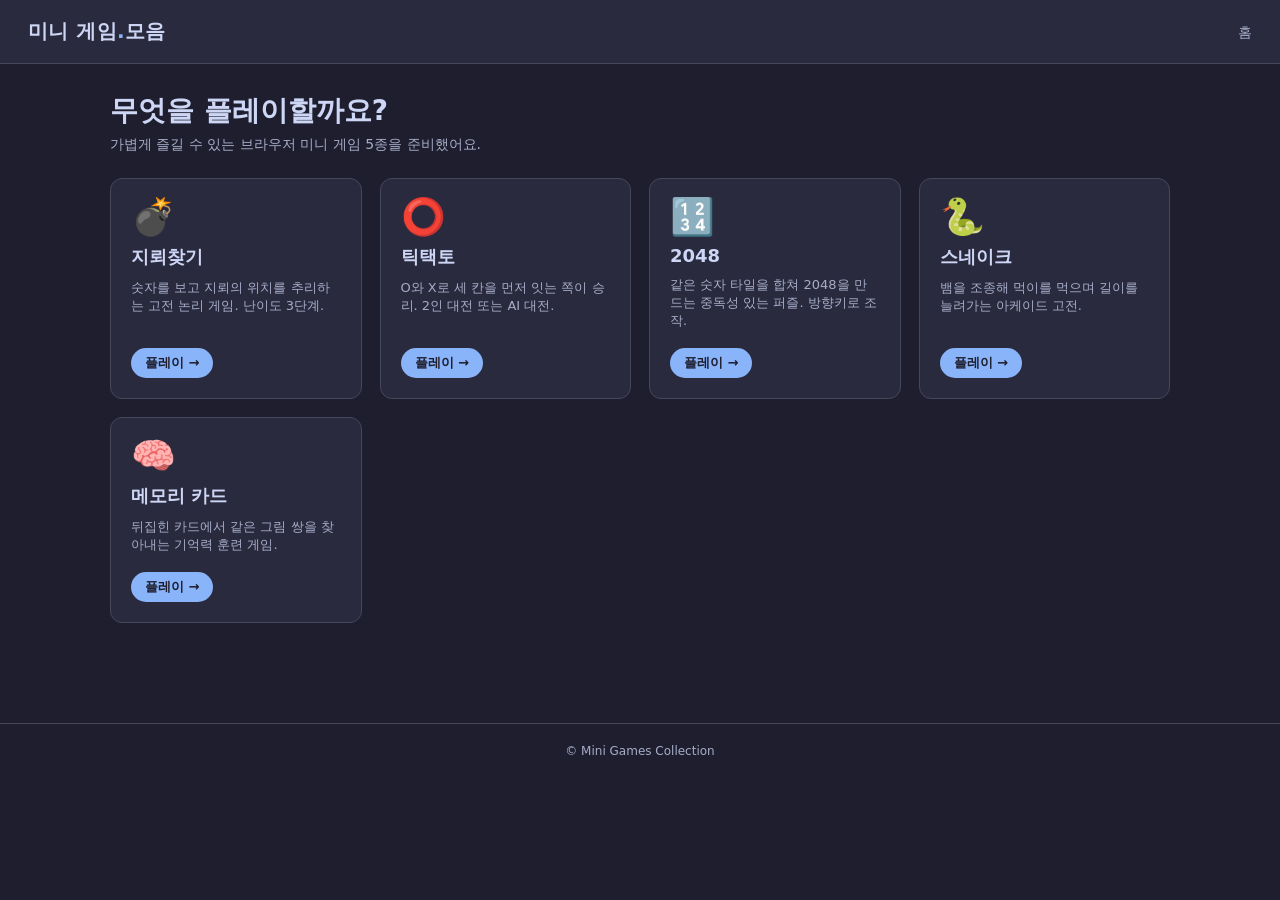
<file: index.html>
<!DOCTYPE html>
<html lang="ko">
<head>
<meta charset="UTF-8">
<meta name="viewport" content="width=device-width, initial-scale=1">
<title>미니 게임 모음</title>
<link rel="stylesheet" href="./assets/style.css">
</head>
<body>
<header class="app-header">
  <div class="brand">미니 게임<span class="dot">.</span>모음</div>
  <nav><a href="./index.html">홈</a></nav>
</header>
<main class="app-main">
  <h1 class="page-title">무엇을 플레이할까요?</h1>
  <p class="page-subtitle">가볍게 즐길 수 있는 브라우저 미니 게임 5종을 준비했어요.</p>

  <div class="card-grid">
    <a class="game-card" href="./minesweeper.html">
      <div class="icon">💣</div>
      <h3>지뢰찾기</h3>
      <p>숫자를 보고 지뢰의 위치를 추리하는 고전 논리 게임. 난이도 3단계.</p>
      <span class="play-btn">플레이 →</span>
    </a>

    <a class="game-card" href="./tictactoe.html">
      <div class="icon">⭕</div>
      <h3>틱택토</h3>
      <p>O와 X로 세 칸을 먼저 잇는 쪽이 승리. 2인 대전 또는 AI 대전.</p>
      <span class="play-btn">플레이 →</span>
    </a>

    <a class="game-card" href="./2048.html">
      <div class="icon">🔢</div>
      <h3>2048</h3>
      <p>같은 숫자 타일을 합쳐 2048을 만드는 중독성 있는 퍼즐. 방향키로 조작.</p>
      <span class="play-btn">플레이 →</span>
    </a>

    <a class="game-card" href="./snake.html">
      <div class="icon">🐍</div>
      <h3>스네이크</h3>
      <p>뱀을 조종해 먹이를 먹으며 길이를 늘려가는 아케이드 고전.</p>
      <span class="play-btn">플레이 →</span>
    </a>

    <a class="game-card" href="./memory.html">
      <div class="icon">🧠</div>
      <h3>메모리 카드</h3>
      <p>뒤집힌 카드에서 같은 그림 쌍을 찾아내는 기억력 훈련 게임.</p>
      <span class="play-btn">플레이 →</span>
    </a>
  </div>
</main>
<footer class="app-footer">© Mini Games Collection</footer>
</body>
</html>
</file>
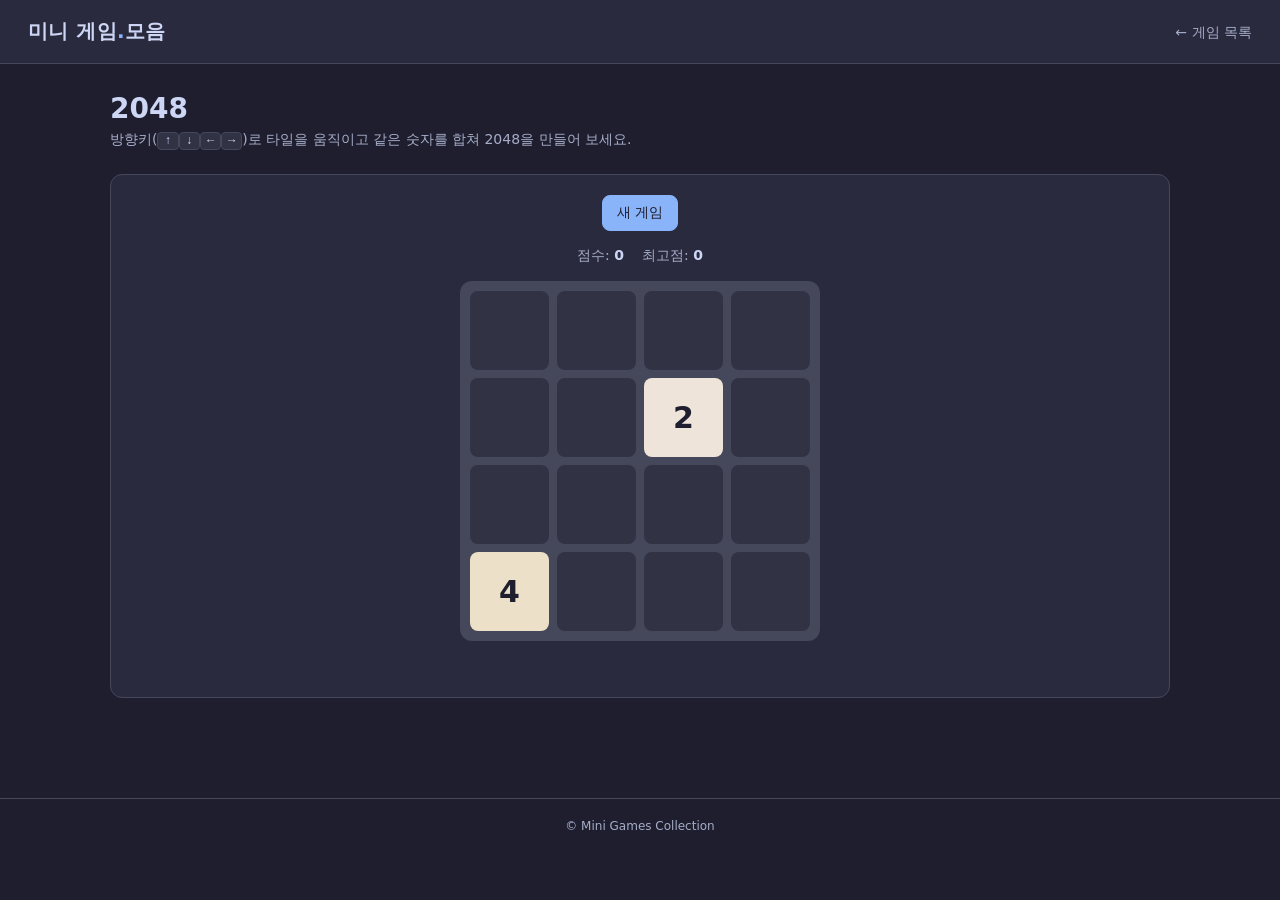
<file: 2048.html>
<!DOCTYPE html>
<html lang="ko">
<head>
<meta charset="UTF-8">
<meta name="viewport" content="width=device-width, initial-scale=1">
<title>2048 · 미니 게임 모음</title>
<link rel="stylesheet" href="./assets/style.css">
<style>
  .grid-2048 {
    position: relative;
    width: 360px;
    height: 360px;
    background: var(--border);
    border-radius: var(--radius);
    padding: 10px;
  }
  .grid-2048 .bg {
    position: absolute;
    inset: 10px;
    display: grid;
    grid-template-columns: repeat(4, 1fr);
    grid-template-rows: repeat(4, 1fr);
    gap: 8px;
  }
  .grid-2048 .bg div {
    background: var(--bg-soft);
    border-radius: 8px;
  }
  .grid-2048 .tiles {
    position: absolute;
    inset: 10px;
  }
  .tile {
    position: absolute;
    width: calc((100% - 24px) / 4);
    height: calc((100% - 24px) / 4);
    border-radius: 8px;
    display: flex;
    align-items: center;
    justify-content: center;
    font-weight: 700;
    font-size: 30px;
    color: #1e1e2e;
    transition: transform 0.12s ease;
  }
  .tile[data-v="2"] { background: #eee4da; }
  .tile[data-v="4"] { background: #ede0c8; }
  .tile[data-v="8"] { background: #f2b179; color: #fff; }
  .tile[data-v="16"] { background: #f59563; color: #fff; }
  .tile[data-v="32"] { background: #f67c5f; color: #fff; }
  .tile[data-v="64"] { background: #f65e3b; color: #fff; }
  .tile[data-v="128"] { background: #edcf72; color: #fff; font-size: 26px; }
  .tile[data-v="256"] { background: #edcc61; color: #fff; font-size: 26px; }
  .tile[data-v="512"] { background: #edc850; color: #fff; font-size: 26px; }
  .tile[data-v="1024"] { background: #edc53f; color: #fff; font-size: 22px; }
  .tile[data-v="2048"] { background: #edc22e; color: #fff; font-size: 22px; }
  .tile[data-v="4096"], .tile[data-v="8192"] { background: #3c3a32; color: #fff; font-size: 22px; }
</style>
</head>
<body>
<header class="app-header">
  <div class="brand">미니 게임<span class="dot">.</span>모음</div>
  <nav><a href="./index.html">← 게임 목록</a></nav>
</header>
<main class="app-main">
  <h1 class="page-title">2048</h1>
  <p class="page-subtitle">
    방향키(<span class="kbd">↑</span><span class="kbd">↓</span><span class="kbd">←</span><span class="kbd">→</span>)로 타일을 움직이고 같은 숫자를 합쳐 2048을 만들어 보세요.
  </p>

  <div class="panel">
    <div class="game-layout">
      <div class="game-toolbar">
        <button class="btn primary" id="reset">새 게임</button>
      </div>
      <div class="game-status">
        <span>점수: <strong id="score">0</strong></span>
        <span>최고점: <strong id="best">0</strong></span>
      </div>
      <div class="grid-2048">
        <div class="bg">
          <div></div><div></div><div></div><div></div>
          <div></div><div></div><div></div><div></div>
          <div></div><div></div><div></div><div></div>
          <div></div><div></div><div></div><div></div>
        </div>
        <div class="tiles" id="tiles"></div>
      </div>
      <div class="game-message" id="msg"></div>
    </div>
  </div>
</main>
<footer class="app-footer">© Mini Games Collection</footer>

<script>
const N = 4;
const tilesEl = document.getElementById('tiles');
const scoreEl = document.getElementById('score');
const bestEl = document.getElementById('best');
const msgEl = document.getElementById('msg');
const resetBtn = document.getElementById('reset');

let grid, score, best, over;

function init() {
  grid = Array.from({length: N}, () => Array(N).fill(0));
  score = 0;
  over = false;
  best = +(localStorage.getItem('g2048_best') || 0);
  bestEl.textContent = best;
  addRandom();
  addRandom();
  msgEl.textContent = '';
  msgEl.className = 'game-message';
  render();
}

function addRandom() {
  const empty = [];
  for (let r=0; r<N; r++) for (let c=0; c<N; c++) if (!grid[r][c]) empty.push([r,c]);
  if (!empty.length) return false;
  const [r,c] = empty[Math.floor(Math.random()*empty.length)];
  grid[r][c] = Math.random() < 0.9 ? 2 : 4;
  return true;
}

function render() {
  tilesEl.innerHTML = '';
  for (let r=0; r<N; r++) {
    for (let c=0; c<N; c++) {
      const v = grid[r][c];
      if (!v) continue;
      const tile = document.createElement('div');
      tile.className = 'tile';
      tile.dataset.v = v;
      tile.textContent = v;
      const pct = 100/N;
      tile.style.left = `calc(${c*pct}% + ${c*8/N}px)`;
      tile.style.top = `calc(${r*pct}% + ${r*8/N}px)`;
      tilesEl.appendChild(tile);
    }
  }
  scoreEl.textContent = score;
  if (score > best) {
    best = score;
    bestEl.textContent = best;
    localStorage.setItem('g2048_best', best);
  }
}

function slide(row) {
  const filtered = row.filter(v => v);
  for (let i=0; i<filtered.length-1; i++) {
    if (filtered[i] === filtered[i+1]) {
      filtered[i] *= 2;
      score += filtered[i];
      filtered[i+1] = 0;
    }
  }
  const merged = filtered.filter(v => v);
  while (merged.length < N) merged.push(0);
  return merged;
}

function move(dir) {
  if (over) return;
  const before = JSON.stringify(grid);
  if (dir === 'left') {
    grid = grid.map(slide);
  } else if (dir === 'right') {
    grid = grid.map(r => slide(r.slice().reverse()).reverse());
  } else if (dir === 'up') {
    for (let c=0; c<N; c++) {
      const col = grid.map(r => r[c]);
      const res = slide(col);
      for (let r=0; r<N; r++) grid[r][c] = res[r];
    }
  } else if (dir === 'down') {
    for (let c=0; c<N; c++) {
      const col = grid.map(r => r[c]).reverse();
      const res = slide(col).reverse();
      for (let r=0; r<N; r++) grid[r][c] = res[r];
    }
  }
  if (JSON.stringify(grid) !== before) {
    addRandom();
    render();
    if (!canMove()) {
      over = true;
      msgEl.textContent = '게임 오버! 새 게임을 눌러 다시 시작하세요.';
      msgEl.className = 'game-message danger';
    } else if (grid.some(r => r.includes(2048)) && !msgEl.textContent) {
      msgEl.textContent = '🎉 2048 달성! 계속 진행할 수 있습니다.';
      msgEl.className = 'game-message';
    }
  }
}

function canMove() {
  for (let r=0; r<N; r++)
    for (let c=0; c<N; c++) {
      if (!grid[r][c]) return true;
      if (c<N-1 && grid[r][c] === grid[r][c+1]) return true;
      if (r<N-1 && grid[r][c] === grid[r+1][c]) return true;
    }
  return false;
}

document.addEventListener('keydown', e => {
  const map = { ArrowLeft:'left', ArrowRight:'right', ArrowUp:'up', ArrowDown:'down' };
  if (map[e.key]) { e.preventDefault(); move(map[e.key]); }
});

resetBtn.addEventListener('click', init);
init();
</script>
</body>
</html>
</file>
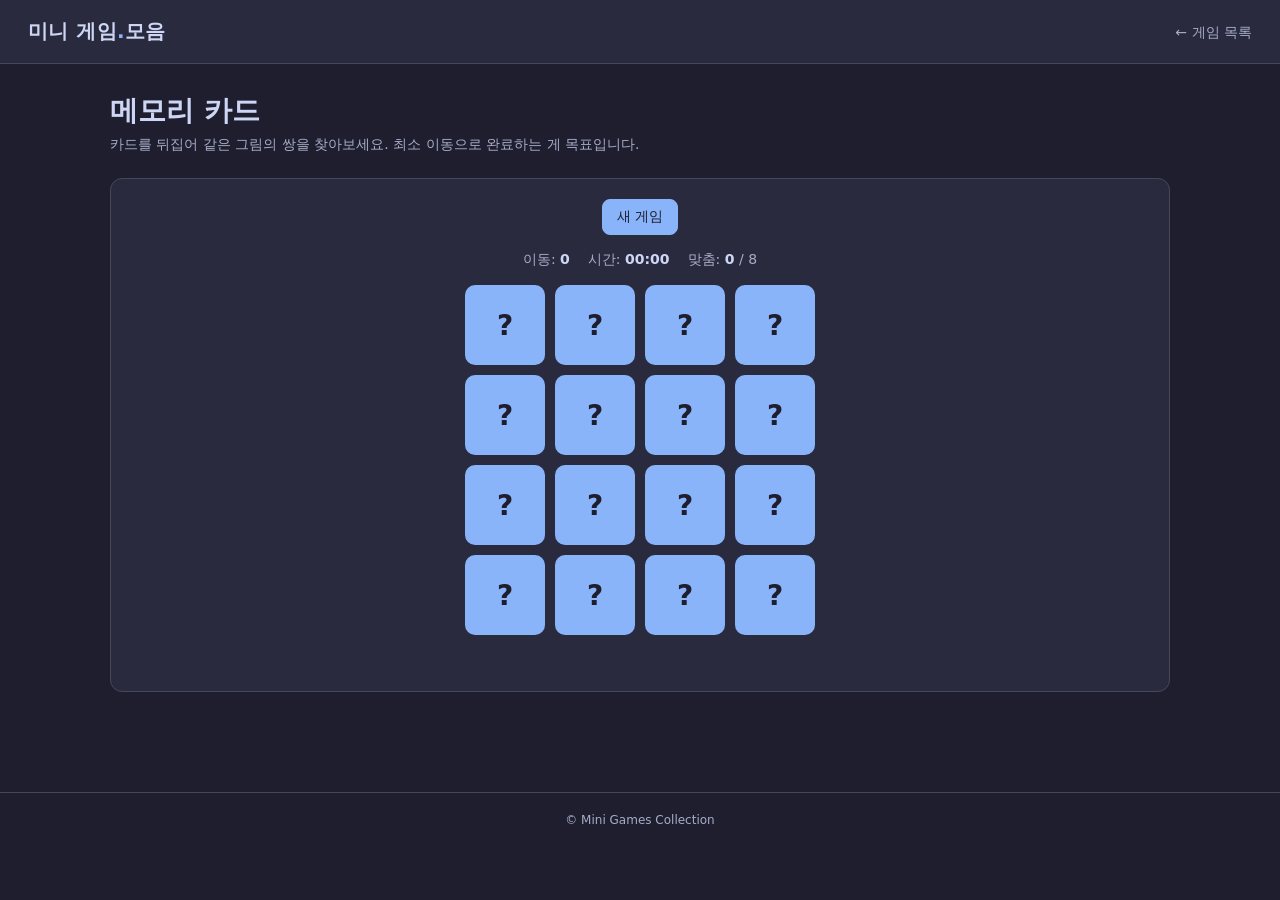
<file: memory.html>
<!DOCTYPE html>
<html lang="ko">
<head>
<meta charset="UTF-8">
<meta name="viewport" content="width=device-width, initial-scale=1">
<title>메모리 카드 · 미니 게임 모음</title>
<link rel="stylesheet" href="./assets/style.css">
<style>
  .mem-board {
    display: grid;
    grid-template-columns: repeat(4, 80px);
    grid-template-rows: repeat(4, 80px);
    gap: 10px;
  }
  .mem-card {
    position: relative;
    width: 80px;
    height: 80px;
    perspective: 600px;
    cursor: pointer;
  }
  .mem-card .inner {
    position: absolute;
    inset: 0;
    transition: transform 0.4s;
    transform-style: preserve-3d;
  }
  .mem-card.flipped .inner { transform: rotateY(180deg); }
  .mem-card .face {
    position: absolute;
    inset: 0;
    border-radius: 10px;
    display: flex;
    align-items: center;
    justify-content: center;
    font-size: 40px;
    backface-visibility: hidden;
  }
  .mem-card .front {
    background: var(--accent);
    color: #1e1e2e;
    font-size: 28px;
    font-weight: 700;
  }
  .mem-card .back {
    background: var(--bg-soft);
    border: 1px solid var(--border);
    transform: rotateY(180deg);
  }
  .mem-card.matched .back {
    background: rgba(166, 227, 161, 0.25);
    border-color: var(--success);
  }
</style>
</head>
<body>
<header class="app-header">
  <div class="brand">미니 게임<span class="dot">.</span>모음</div>
  <nav><a href="./index.html">← 게임 목록</a></nav>
</header>
<main class="app-main">
  <h1 class="page-title">메모리 카드</h1>
  <p class="page-subtitle">카드를 뒤집어 같은 그림의 쌍을 찾아보세요. 최소 이동으로 완료하는 게 목표입니다.</p>

  <div class="panel">
    <div class="game-layout">
      <div class="game-toolbar">
        <button class="btn primary" id="reset">새 게임</button>
      </div>
      <div class="game-status">
        <span>이동: <strong id="moves">0</strong></span>
        <span>시간: <strong id="time">00:00</strong></span>
        <span>맞춤: <strong id="matched">0</strong> / 8</span>
      </div>
      <div class="mem-board" id="board"></div>
      <div class="game-message" id="msg"></div>
    </div>
  </div>
</main>
<footer class="app-footer">© Mini Games Collection</footer>

<script>
const EMOJIS = ['🍎','🍌','🍇','🍉','🍓','🥝','🍑','🍒'];
const boardEl = document.getElementById('board');
const movesEl = document.getElementById('moves');
const timeEl = document.getElementById('time');
const matchedEl = document.getElementById('matched');
const msgEl = document.getElementById('msg');
const resetBtn = document.getElementById('reset');

let cards, flipped, matched, moves, startTime, timerId, locked;

function shuffle(arr) {
  for (let i = arr.length - 1; i > 0; i--) {
    const j = Math.floor(Math.random() * (i + 1));
    [arr[i], arr[j]] = [arr[j], arr[i]];
  }
  return arr;
}

function formatTime(ms) {
  const s = Math.floor(ms / 1000);
  return String(Math.floor(s/60)).padStart(2,'0') + ':' + String(s%60).padStart(2,'0');
}

function init() {
  cards = shuffle([...EMOJIS, ...EMOJIS]);
  flipped = [];
  matched = 0;
  moves = 0;
  locked = false;
  movesEl.textContent = 0;
  matchedEl.textContent = 0;
  timeEl.textContent = '00:00';
  msgEl.textContent = '';
  msgEl.className = 'game-message';
  startTime = null;
  clearInterval(timerId);
  timerId = null;
  render();
}

function startTimer() {
  if (timerId) return;
  startTime = Date.now();
  timerId = setInterval(() => {
    timeEl.textContent = formatTime(Date.now() - startTime);
  }, 500);
}

function render() {
  boardEl.innerHTML = '';
  cards.forEach((e, i) => {
    const card = document.createElement('div');
    card.className = 'mem-card';
    card.dataset.i = i;
    card.innerHTML = `
      <div class="inner">
        <div class="face front">?</div>
        <div class="face back">${e}</div>
      </div>`;
    card.addEventListener('click', () => flip(i, card));
    boardEl.appendChild(card);
  });
}

function flip(i, el) {
  if (locked) return;
  if (el.classList.contains('flipped') || el.classList.contains('matched')) return;
  if (!startTime) startTimer();
  el.classList.add('flipped');
  flipped.push({i, el});
  if (flipped.length === 2) {
    moves++;
    movesEl.textContent = moves;
    const [a, b] = flipped;
    if (cards[a.i] === cards[b.i]) {
      a.el.classList.add('matched');
      b.el.classList.add('matched');
      matched++;
      matchedEl.textContent = matched;
      flipped = [];
      if (matched === EMOJIS.length) finish();
    } else {
      locked = true;
      setTimeout(() => {
        a.el.classList.remove('flipped');
        b.el.classList.remove('flipped');
        flipped = [];
        locked = false;
      }, 800);
    }
  }
}

function finish() {
  clearInterval(timerId);
  const elapsed = formatTime(Date.now() - startTime);
  msgEl.textContent = `🎉 완료! ${moves}번 이동, ${elapsed} 소요`;
  msgEl.className = 'game-message';
}

resetBtn.addEventListener('click', init);
init();
</script>
</body>
</html>
</file>
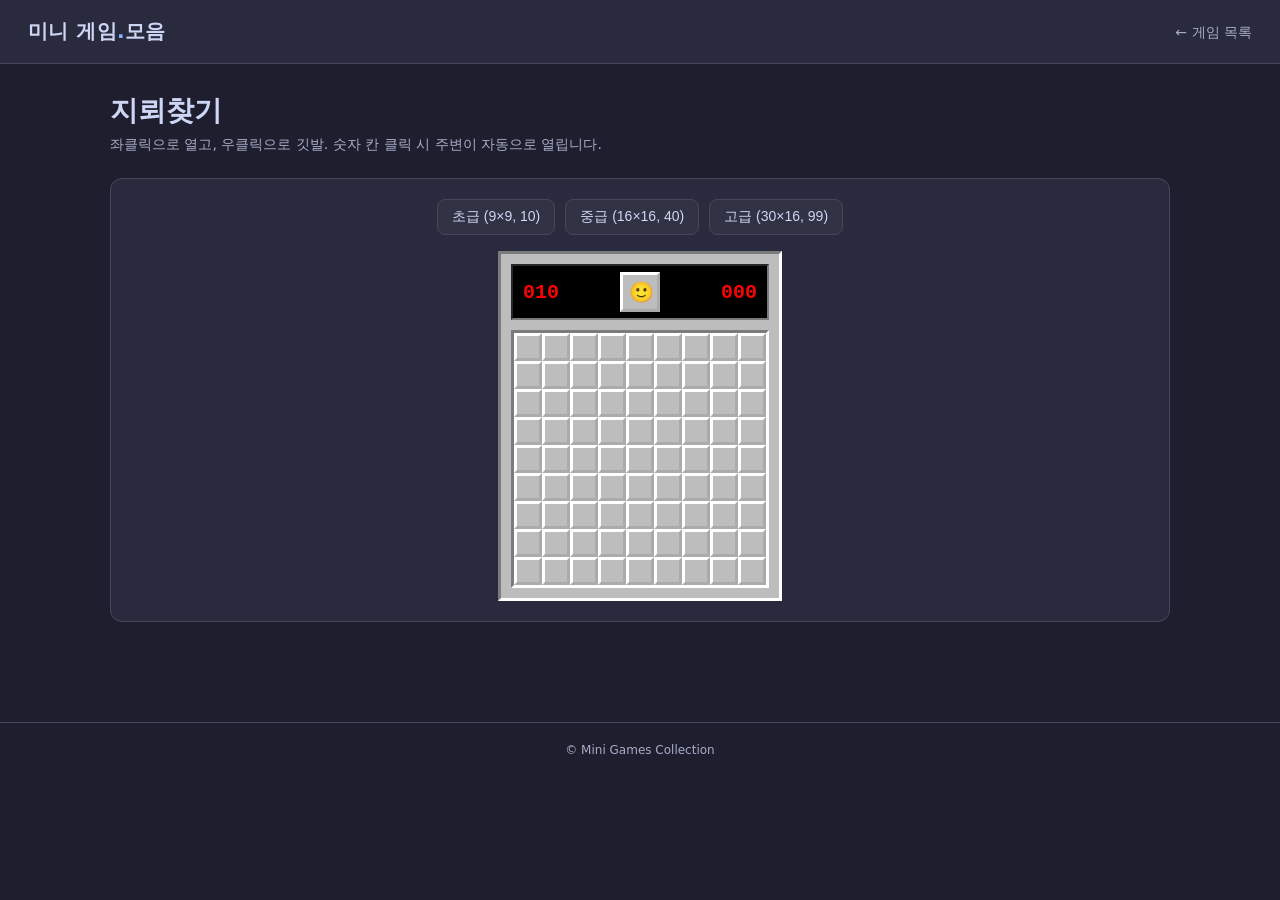
<file: minesweeper.html>
<!DOCTYPE html>
<html lang="ko">
<head>
<meta charset="UTF-8">
<meta name="viewport" content="width=device-width, initial-scale=1">
<title>지뢰찾기 · 미니 게임 모음</title>
<link rel="stylesheet" href="./assets/style.css">
<style>
  .ms-frame {
    background: #bdbdbd;
    border: 3px solid;
    border-color: #7b7b7b #fff #fff #7b7b7b;
    padding: 10px;
    display: inline-block;
  }
  .ms-info {
    display: flex;
    justify-content: space-between;
    align-items: center;
    margin-bottom: 10px;
    background: #000;
    color: #f00;
    padding: 6px 10px;
    font-family: "Courier New", monospace;
    font-weight: bold;
    font-size: 20px;
    border: 2px inset #7b7b7b;
    gap: 12px;
  }
  .ms-info button {
    font-size: 20px;
    width: 40px;
    height: 40px;
    background: #bdbdbd;
    border: 3px outset #fff;
    cursor: pointer;
  }
  .ms-info button:active { border-style: inset; }
  #board {
    display: grid;
    gap: 0;
    background: #7b7b7b;
    border: 3px solid;
    border-color: #7b7b7b #fff #fff #7b7b7b;
    user-select: none;
  }
  .cell {
    width: 28px;
    height: 28px;
    background: #bdbdbd;
    border: 3px outset #fff;
    font-weight: bold;
    font-size: 16px;
    text-align: center;
    line-height: 22px;
    cursor: pointer;
    box-sizing: border-box;
    color: #000;
  }
  .cell.revealed {
    border: 1px solid #7b7b7b;
    background: #d1d1d1;
    cursor: default;
  }
  .cell.mine { background: #f44; }
  .c1 { color: #0000ff; }
  .c2 { color: #008000; }
  .c3 { color: #ff0000; }
  .c4 { color: #000080; }
  .c5 { color: #800000; }
  .c6 { color: #008080; }
  .c7 { color: #000000; }
  .c8 { color: #808080; }
</style>
</head>
<body>
<header class="app-header">
  <div class="brand">미니 게임<span class="dot">.</span>모음</div>
  <nav><a href="./index.html">← 게임 목록</a></nav>
</header>
<main class="app-main">
  <h1 class="page-title">지뢰찾기</h1>
  <p class="page-subtitle">좌클릭으로 열고, 우클릭으로 깃발. 숫자 칸 클릭 시 주변이 자동으로 열립니다.</p>

  <div class="panel">
    <div class="game-layout">
      <div class="game-toolbar">
        <button class="btn" data-level="easy">초급 (9×9, 10)</button>
        <button class="btn" data-level="medium">중급 (16×16, 40)</button>
        <button class="btn" data-level="hard">고급 (30×16, 99)</button>
      </div>
      <div class="ms-frame">
        <div class="ms-info">
          <span id="mines">000</span>
          <button id="reset">🙂</button>
          <span id="timer">000</span>
        </div>
        <div id="board"></div>
      </div>
    </div>
  </div>
</main>
<footer class="app-footer">© Mini Games Collection</footer>

<script>
const levels = {
  easy:   { rows: 9,  cols: 9,  mines: 10 },
  medium: { rows: 16, cols: 16, mines: 40 },
  hard:   { rows: 16, cols: 30, mines: 99 }
};

let rows, cols, mineCount;
let board = [];
let revealed = [];
let flagged = [];
let gameOver = false;
let firstClick = true;
let revealedCount = 0;
let timer = 0;
let timerId = null;

const boardEl = document.getElementById('board');
const minesEl = document.getElementById('mines');
const timerEl = document.getElementById('timer');
const resetBtn = document.getElementById('reset');

function pad(n) { return String(n).padStart(3, '0'); }

function init(level = 'easy') {
  const cfg = levels[level];
  rows = cfg.rows; cols = cfg.cols; mineCount = cfg.mines;
  board = Array.from({length: rows}, () => Array(cols).fill(0));
  revealed = Array.from({length: rows}, () => Array(cols).fill(false));
  flagged = Array.from({length: rows}, () => Array(cols).fill(false));
  gameOver = false;
  firstClick = true;
  revealedCount = 0;
  timer = 0;
  clearInterval(timerId);
  timerId = null;
  timerEl.textContent = pad(0);
  minesEl.textContent = pad(mineCount);
  resetBtn.textContent = '🙂';
  render();
}

function placeMines(sr, sc) {
  let placed = 0;
  while (placed < mineCount) {
    const r = Math.floor(Math.random() * rows);
    const c = Math.floor(Math.random() * cols);
    if (board[r][c] === -1) continue;
    if (Math.abs(r - sr) <= 1 && Math.abs(c - sc) <= 1) continue;
    board[r][c] = -1;
    placed++;
  }
  for (let r = 0; r < rows; r++) {
    for (let c = 0; c < cols; c++) {
      if (board[r][c] === -1) continue;
      let n = 0;
      for (let dr = -1; dr <= 1; dr++) {
        for (let dc = -1; dc <= 1; dc++) {
          const nr = r+dr, nc = c+dc;
          if (nr>=0 && nr<rows && nc>=0 && nc<cols && board[nr][nc] === -1) n++;
        }
      }
      board[r][c] = n;
    }
  }
}

function render() {
  boardEl.style.gridTemplateColumns = `repeat(${cols}, 28px)`;
  boardEl.innerHTML = '';
  for (let r = 0; r < rows; r++) {
    for (let c = 0; c < cols; c++) {
      const cell = document.createElement('div');
      cell.className = 'cell';
      cell.dataset.r = r;
      cell.dataset.c = c;
      if (revealed[r][c]) {
        cell.classList.add('revealed');
        if (board[r][c] === -1) {
          cell.classList.add('mine');
          cell.textContent = '💣';
        } else if (board[r][c] > 0) {
          cell.textContent = board[r][c];
          cell.classList.add('c' + board[r][c]);
        }
      } else if (flagged[r][c]) {
        cell.textContent = '🚩';
      }
      cell.addEventListener('click', onLeftClick);
      cell.addEventListener('contextmenu', onRightClick);
      boardEl.appendChild(cell);
    }
  }
  const flagCount = flagged.flat().filter(Boolean).length;
  minesEl.textContent = pad(Math.max(0, mineCount - flagCount));
}

function startTimer() {
  if (timerId) return;
  timerId = setInterval(() => {
    timer++;
    timerEl.textContent = pad(Math.min(timer, 999));
  }, 1000);
}

function reveal(r, c) {
  if (r<0||r>=rows||c<0||c>=cols) return;
  if (revealed[r][c] || flagged[r][c]) return;
  revealed[r][c] = true;
  revealedCount++;
  if (board[r][c] === 0) {
    for (let dr=-1; dr<=1; dr++)
      for (let dc=-1; dc<=1; dc++)
        if (dr||dc) reveal(r+dr, c+dc);
  }
}

function onLeftClick(e) {
  if (gameOver) return;
  const r = +e.currentTarget.dataset.r;
  const c = +e.currentTarget.dataset.c;
  if (flagged[r][c]) return;
  if (firstClick) {
    placeMines(r, c);
    firstClick = false;
    startTimer();
  }
  if (revealed[r][c]) {
    chord(r, c);
  } else {
    if (board[r][c] === -1) {
      revealAllMines();
      gameOver = true;
      clearInterval(timerId);
      resetBtn.textContent = '😵';
      render();
      return;
    }
    reveal(r, c);
  }
  render();
  checkWin();
}

function chord(r, c) {
  const n = board[r][c];
  if (n <= 0) return;
  let flags = 0;
  for (let dr=-1; dr<=1; dr++)
    for (let dc=-1; dc<=1; dc++) {
      const nr=r+dr, nc=c+dc;
      if (nr>=0&&nr<rows&&nc>=0&&nc<cols&&flagged[nr][nc]) flags++;
    }
  if (flags !== n) return;
  for (let dr=-1; dr<=1; dr++)
    for (let dc=-1; dc<=1; dc++) {
      const nr=r+dr, nc=c+dc;
      if (nr<0||nr>=rows||nc<0||nc>=cols) continue;
      if (revealed[nr][nc] || flagged[nr][nc]) continue;
      if (board[nr][nc] === -1) {
        revealAllMines();
        gameOver = true;
        clearInterval(timerId);
        resetBtn.textContent = '😵';
        return;
      }
      reveal(nr, nc);
    }
}

function onRightClick(e) {
  e.preventDefault();
  if (gameOver) return;
  const r = +e.currentTarget.dataset.r;
  const c = +e.currentTarget.dataset.c;
  if (revealed[r][c]) return;
  flagged[r][c] = !flagged[r][c];
  render();
}

function revealAllMines() {
  for (let r=0; r<rows; r++)
    for (let c=0; c<cols; c++)
      if (board[r][c] === -1) revealed[r][c] = true;
}

function checkWin() {
  if (revealedCount === rows*cols - mineCount) {
    gameOver = true;
    clearInterval(timerId);
    resetBtn.textContent = '😎';
    for (let r=0; r<rows; r++)
      for (let c=0; c<cols; c++)
        if (board[r][c] === -1) flagged[r][c] = true;
    render();
  }
}

resetBtn.addEventListener('click', () => init(currentLevel));
let currentLevel = 'easy';
document.querySelectorAll('.game-toolbar button[data-level]').forEach(btn => {
  btn.addEventListener('click', () => {
    currentLevel = btn.dataset.level;
    init(currentLevel);
  });
});

init('easy');
</script>
</body>
</html>
</file>
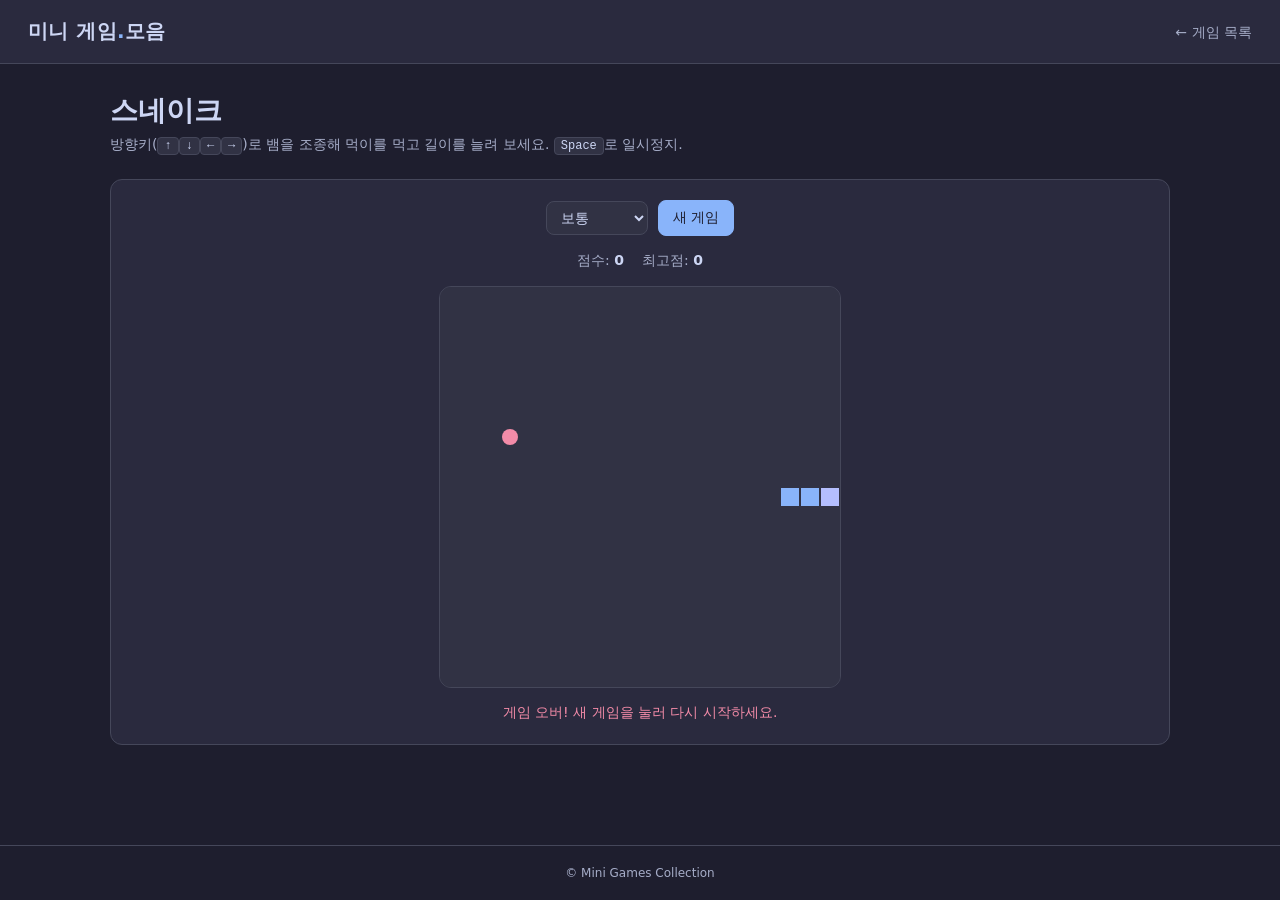
<file: snake.html>
<!DOCTYPE html>
<html lang="ko">
<head>
<meta charset="UTF-8">
<meta name="viewport" content="width=device-width, initial-scale=1">
<title>스네이크 · 미니 게임 모음</title>
<link rel="stylesheet" href="./assets/style.css">
<style>
  #snake-canvas {
    background: var(--bg-soft);
    border: 1px solid var(--border);
    border-radius: var(--radius);
    display: block;
  }
  .speed-select {
    background: var(--bg-soft);
    color: var(--text);
    border: 1px solid var(--border);
    border-radius: 8px;
    padding: 7px 10px;
    font-size: 14px;
  }
</style>
</head>
<body>
<header class="app-header">
  <div class="brand">미니 게임<span class="dot">.</span>모음</div>
  <nav><a href="./index.html">← 게임 목록</a></nav>
</header>
<main class="app-main">
  <h1 class="page-title">스네이크</h1>
  <p class="page-subtitle">
    방향키(<span class="kbd">↑</span><span class="kbd">↓</span><span class="kbd">←</span><span class="kbd">→</span>)로 뱀을 조종해 먹이를 먹고 길이를 늘려 보세요. <span class="kbd">Space</span>로 일시정지.
  </p>

  <div class="panel">
    <div class="game-layout">
      <div class="game-toolbar">
        <select class="speed-select" id="speed">
          <option value="140">느림</option>
          <option value="100" selected>보통</option>
          <option value="70">빠름</option>
          <option value="45">매우 빠름</option>
        </select>
        <button class="btn primary" id="reset">새 게임</button>
      </div>
      <div class="game-status">
        <span>점수: <strong id="score">0</strong></span>
        <span>최고점: <strong id="best">0</strong></span>
      </div>
      <canvas id="snake-canvas" width="400" height="400"></canvas>
      <div class="game-message" id="msg"></div>
    </div>
  </div>
</main>
<footer class="app-footer">© Mini Games Collection</footer>

<script>
const canvas = document.getElementById('snake-canvas');
const ctx = canvas.getContext('2d');
const GRID = 20;
const CELL = canvas.width / GRID;
const scoreEl = document.getElementById('score');
const bestEl = document.getElementById('best');
const msgEl = document.getElementById('msg');
const resetBtn = document.getElementById('reset');
const speedEl = document.getElementById('speed');

let snake, dir, nextDir, food, score, best, over, paused, tickId, tickMs;

function init() {
  snake = [{x:10, y:10}, {x:9, y:10}, {x:8, y:10}];
  dir = {x:1, y:0};
  nextDir = dir;
  spawnFood();
  score = 0;
  over = false;
  paused = false;
  best = +(localStorage.getItem('snake_best') || 0);
  bestEl.textContent = best;
  scoreEl.textContent = 0;
  msgEl.textContent = '';
  msgEl.className = 'game-message';
  tickMs = +speedEl.value;
  clearInterval(tickId);
  tickId = setInterval(tick, tickMs);
  draw();
}

function spawnFood() {
  while (true) {
    const f = { x: Math.floor(Math.random()*GRID), y: Math.floor(Math.random()*GRID) };
    if (!snake.some(s => s.x===f.x && s.y===f.y)) { food = f; return; }
  }
}

function tick() {
  if (over || paused) return;
  dir = nextDir;
  const head = { x: snake[0].x + dir.x, y: snake[0].y + dir.y };
  if (head.x<0 || head.x>=GRID || head.y<0 || head.y>=GRID || snake.some(s => s.x===head.x && s.y===head.y)) {
    over = true;
    msgEl.textContent = '게임 오버! 새 게임을 눌러 다시 시작하세요.';
    msgEl.className = 'game-message danger';
    clearInterval(tickId);
    if (score > best) {
      best = score;
      localStorage.setItem('snake_best', best);
      bestEl.textContent = best;
    }
    draw();
    return;
  }
  snake.unshift(head);
  if (head.x === food.x && head.y === food.y) {
    score += 10;
    scoreEl.textContent = score;
    spawnFood();
  } else {
    snake.pop();
  }
  draw();
}

function draw() {
  ctx.fillStyle = '#313244';
  ctx.fillRect(0, 0, canvas.width, canvas.height);

  ctx.fillStyle = '#f38ba8';
  ctx.beginPath();
  ctx.arc(food.x*CELL + CELL/2, food.y*CELL + CELL/2, CELL/2 - 2, 0, Math.PI*2);
  ctx.fill();

  snake.forEach((s, i) => {
    ctx.fillStyle = i === 0 ? '#b4befe' : '#89b4fa';
    ctx.fillRect(s.x*CELL + 1, s.y*CELL + 1, CELL - 2, CELL - 2);
  });

  if (paused && !over) {
    ctx.fillStyle = 'rgba(0,0,0,0.5)';
    ctx.fillRect(0, 0, canvas.width, canvas.height);
    ctx.fillStyle = '#cdd6f4';
    ctx.font = '20px Segoe UI, sans-serif';
    ctx.textAlign = 'center';
    ctx.fillText('일시정지', canvas.width/2, canvas.height/2);
  }
}

document.addEventListener('keydown', e => {
  const map = {
    ArrowUp: {x:0,y:-1}, ArrowDown: {x:0,y:1},
    ArrowLeft: {x:-1,y:0}, ArrowRight: {x:1,y:0}
  };
  if (map[e.key]) {
    e.preventDefault();
    const d = map[e.key];
    if (d.x === -dir.x && d.y === -dir.y) return;
    nextDir = d;
  } else if (e.key === ' ') {
    e.preventDefault();
    if (!over) { paused = !paused; draw(); }
  }
});

resetBtn.addEventListener('click', init);
speedEl.addEventListener('change', () => {
  tickMs = +speedEl.value;
  if (!over) {
    clearInterval(tickId);
    tickId = setInterval(tick, tickMs);
  }
});

init();
</script>
</body>
</html>
</file>
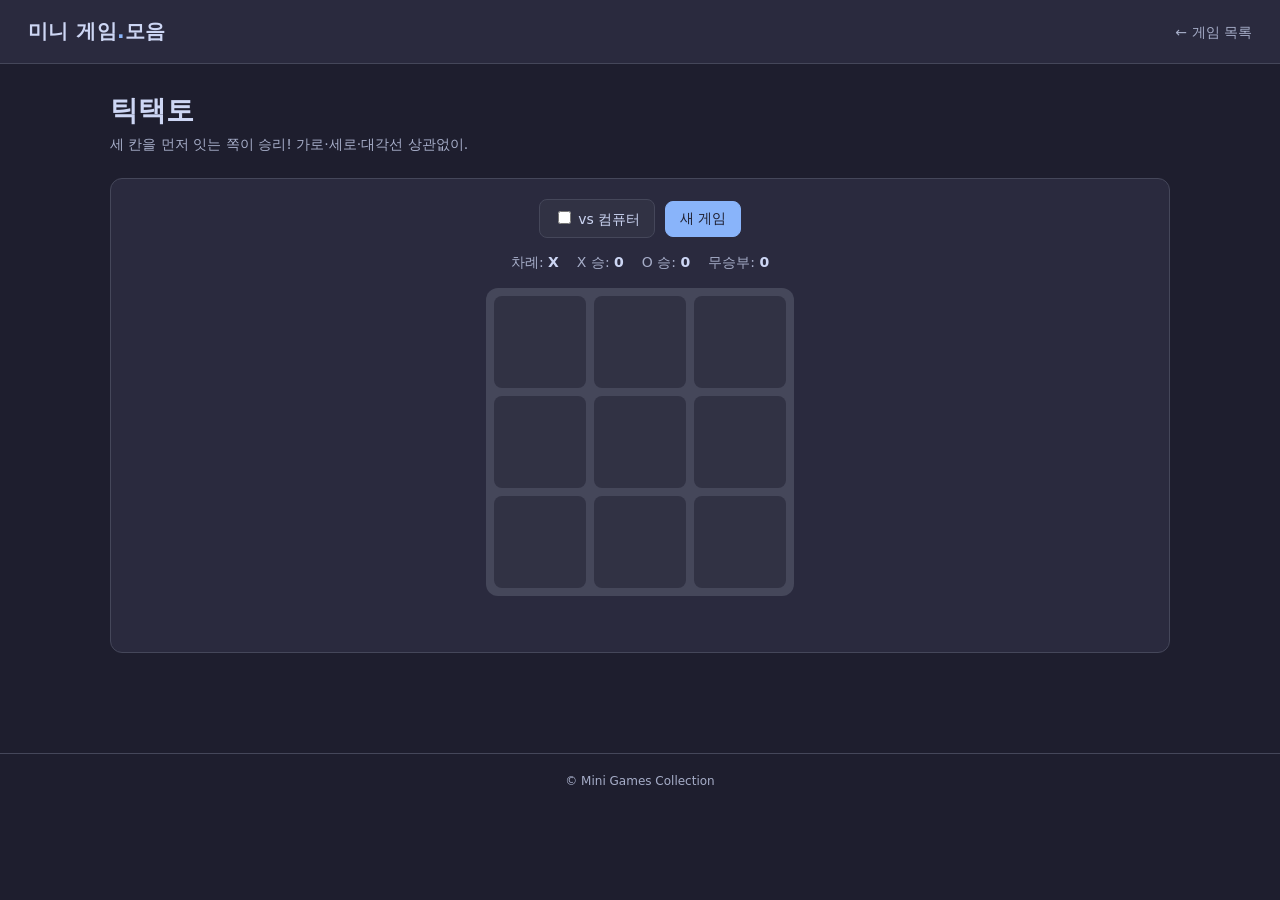
<file: tictactoe.html>
<!DOCTYPE html>
<html lang="ko">
<head>
<meta charset="UTF-8">
<meta name="viewport" content="width=device-width, initial-scale=1">
<title>틱택토 · 미니 게임 모음</title>
<link rel="stylesheet" href="./assets/style.css">
<style>
  .ttt-board {
    display: grid;
    grid-template-columns: repeat(3, 92px);
    grid-template-rows: repeat(3, 92px);
    gap: 8px;
    background: var(--border);
    padding: 8px;
    border-radius: var(--radius);
  }
  .ttt-cell {
    background: var(--bg-soft);
    border: none;
    border-radius: 8px;
    font-size: 48px;
    font-weight: 700;
    color: var(--text);
    cursor: pointer;
    transition: background 0.12s;
  }
  .ttt-cell:hover:not(:disabled) { background: var(--border); }
  .ttt-cell.x { color: var(--accent); }
  .ttt-cell.o { color: var(--warn); }
  .ttt-cell.win { background: var(--success); color: #1e1e2e; }
  .ttt-cell:disabled { cursor: default; }
</style>
</head>
<body>
<header class="app-header">
  <div class="brand">미니 게임<span class="dot">.</span>모음</div>
  <nav><a href="./index.html">← 게임 목록</a></nav>
</header>
<main class="app-main">
  <h1 class="page-title">틱택토</h1>
  <p class="page-subtitle">세 칸을 먼저 잇는 쪽이 승리! 가로·세로·대각선 상관없이.</p>

  <div class="panel">
    <div class="game-layout">
      <div class="game-toolbar">
        <label class="btn">
          <input type="checkbox" id="ai-toggle"> vs 컴퓨터
        </label>
        <button class="btn primary" id="reset">새 게임</button>
      </div>
      <div class="game-status">
        <span>차례: <strong id="turn">X</strong></span>
        <span>X 승: <strong id="xw">0</strong></span>
        <span>O 승: <strong id="ow">0</strong></span>
        <span>무승부: <strong id="dr">0</strong></span>
      </div>
      <div class="ttt-board" id="board"></div>
      <div class="game-message" id="msg"></div>
    </div>
  </div>
</main>
<footer class="app-footer">© Mini Games Collection</footer>

<script>
const boardEl = document.getElementById('board');
const turnEl = document.getElementById('turn');
const msgEl = document.getElementById('msg');
const xwEl = document.getElementById('xw');
const owEl = document.getElementById('ow');
const drEl = document.getElementById('dr');
const resetBtn = document.getElementById('reset');
const aiToggle = document.getElementById('ai-toggle');

const lines = [
  [0,1,2],[3,4,5],[6,7,8],
  [0,3,6],[1,4,7],[2,5,8],
  [0,4,8],[2,4,6]
];

let cells = Array(9).fill('');
let turn = 'X';
let over = false;
let stats = { X: 0, O: 0, D: 0 };

function render() {
  boardEl.innerHTML = '';
  cells.forEach((v, i) => {
    const btn = document.createElement('button');
    btn.className = 'ttt-cell' + (v ? ' ' + v.toLowerCase() : '');
    btn.textContent = v;
    btn.disabled = !!v || over;
    btn.addEventListener('click', () => play(i));
    boardEl.appendChild(btn);
  });
  turnEl.textContent = turn;
}

function checkWin(board) {
  for (const [a,b,c] of lines) {
    if (board[a] && board[a] === board[b] && board[b] === board[c]) {
      return { winner: board[a], line: [a,b,c] };
    }
  }
  if (board.every(v => v)) return { winner: 'D', line: [] };
  return null;
}

function highlight(line) {
  [...boardEl.children].forEach((el, i) => {
    if (line.includes(i)) el.classList.add('win');
  });
}

function finish(result) {
  over = true;
  if (result.winner === 'D') {
    msgEl.textContent = '무승부입니다.';
    msgEl.className = 'game-message warn';
    stats.D++;
    drEl.textContent = stats.D;
  } else {
    msgEl.textContent = `${result.winner} 승리!`;
    msgEl.className = 'game-message';
    stats[result.winner]++;
    (result.winner === 'X' ? xwEl : owEl).textContent = stats[result.winner];
    highlight(result.line);
  }
  [...boardEl.children].forEach(el => el.disabled = true);
}

function play(i) {
  if (over || cells[i]) return;
  cells[i] = turn;
  const result = checkWin(cells);
  render();
  if (result) { finish(result); return; }
  turn = turn === 'X' ? 'O' : 'X';
  turnEl.textContent = turn;
  if (aiToggle.checked && turn === 'O' && !over) {
    setTimeout(aiMove, 250);
  }
}

function aiMove() {
  const empty = cells.map((v, i) => v ? -1 : i).filter(i => i >= 0);
  if (!empty.length) return;
  let choice = findBest('O') ?? findBest('X') ?? (empty.includes(4) ? 4 : empty[Math.floor(Math.random()*empty.length)]);
  play(choice);
}

function findBest(mark) {
  for (const [a,b,c] of lines) {
    const trio = [cells[a], cells[b], cells[c]];
    const marks = trio.filter(v => v === mark).length;
    const blanks = trio.filter(v => !v).length;
    if (marks === 2 && blanks === 1) {
      return [a,b,c][trio.indexOf('')];
    }
  }
  return null;
}

function reset() {
  cells = Array(9).fill('');
  turn = 'X';
  over = false;
  msgEl.textContent = '';
  msgEl.className = 'game-message';
  render();
}

resetBtn.addEventListener('click', reset);
aiToggle.addEventListener('change', reset);
render();
</script>
</body>
</html>
</file>
<file: assets/style.css>
:root {
  --bg: #1e1e2e;
  --bg-elev: #2a2a3e;
  --bg-soft: #313244;
  --border: #45475a;
  --text: #cdd6f4;
  --text-dim: #a6adc8;
  --accent: #89b4fa;
  --accent-hover: #b4befe;
  --success: #a6e3a1;
  --warn: #f9e2af;
  --danger: #f38ba8;
  --radius: 12px;
  --shadow: 0 4px 12px rgba(0, 0, 0, 0.35);
}

* { box-sizing: border-box; }

html, body {
  margin: 0;
  padding: 0;
  background: var(--bg);
  color: var(--text);
  font-family: "Segoe UI", system-ui, -apple-system, "Apple SD Gothic Neo", "Malgun Gothic", sans-serif;
  min-height: 100vh;
}

a { color: var(--accent); text-decoration: none; }
a:hover { color: var(--accent-hover); }

.app-header {
  display: flex;
  align-items: center;
  justify-content: space-between;
  padding: 18px 28px;
  background: var(--bg-elev);
  border-bottom: 1px solid var(--border);
}
.app-header .brand {
  font-size: 20px;
  font-weight: 700;
  letter-spacing: 0.4px;
  color: var(--text);
}
.app-header .brand .dot { color: var(--accent); }
.app-header nav a {
  margin-left: 16px;
  font-size: 14px;
  color: var(--text-dim);
}
.app-header nav a:hover { color: var(--accent); }

.app-main {
  max-width: 1100px;
  margin: 0 auto;
  padding: 28px 20px 60px;
}

.page-title {
  margin: 0 0 6px;
  font-size: 28px;
}
.page-subtitle {
  margin: 0 0 24px;
  color: var(--text-dim);
  font-size: 14px;
}

.card-grid {
  display: grid;
  grid-template-columns: repeat(auto-fill, minmax(220px, 1fr));
  gap: 18px;
}

.game-card {
  background: var(--bg-elev);
  border: 1px solid var(--border);
  border-radius: var(--radius);
  padding: 20px;
  display: flex;
  flex-direction: column;
  gap: 10px;
  transition: transform 0.15s ease, border-color 0.15s ease, box-shadow 0.15s ease;
  text-decoration: none;
  color: inherit;
}
.game-card:hover {
  transform: translateY(-3px);
  border-color: var(--accent);
  box-shadow: var(--shadow);
}
.game-card .icon {
  font-size: 36px;
  line-height: 1;
}
.game-card h3 {
  margin: 0;
  font-size: 18px;
}
.game-card p {
  margin: 0;
  color: var(--text-dim);
  font-size: 13px;
  flex: 1;
}
.game-card .play-btn {
  margin-top: 8px;
  align-self: flex-start;
  background: var(--accent);
  color: #1e1e2e;
  padding: 6px 14px;
  border-radius: 999px;
  font-weight: 600;
  font-size: 13px;
}

.btn {
  background: var(--bg-soft);
  color: var(--text);
  border: 1px solid var(--border);
  border-radius: 8px;
  padding: 8px 14px;
  font-size: 14px;
  font-weight: 500;
  cursor: pointer;
  transition: background 0.12s ease, border-color 0.12s ease;
}
.btn:hover { background: var(--border); }
.btn.primary {
  background: var(--accent);
  color: #1e1e2e;
  border-color: var(--accent);
}
.btn.primary:hover { background: var(--accent-hover); border-color: var(--accent-hover); }

.panel {
  background: var(--bg-elev);
  border: 1px solid var(--border);
  border-radius: var(--radius);
  padding: 20px;
}

.game-layout {
  display: flex;
  flex-direction: column;
  align-items: center;
  gap: 16px;
}
.game-toolbar {
  display: flex;
  flex-wrap: wrap;
  gap: 10px;
  align-items: center;
  justify-content: center;
}
.game-status {
  display: flex;
  gap: 18px;
  font-size: 14px;
  color: var(--text-dim);
  flex-wrap: wrap;
  justify-content: center;
}
.game-status strong {
  color: var(--text);
  font-variant-numeric: tabular-nums;
}
.game-message {
  min-height: 20px;
  font-size: 14px;
  color: var(--success);
  text-align: center;
}
.game-message.danger { color: var(--danger); }
.game-message.warn { color: var(--warn); }

.app-footer {
  text-align: center;
  padding: 20px;
  color: var(--text-dim);
  font-size: 12px;
  border-top: 1px solid var(--border);
  margin-top: 40px;
}

.kbd {
  display: inline-block;
  padding: 1px 6px;
  border: 1px solid var(--border);
  border-radius: 4px;
  background: var(--bg-soft);
  font-family: "Courier New", monospace;
  font-size: 12px;
  color: var(--text);
}
</file>
